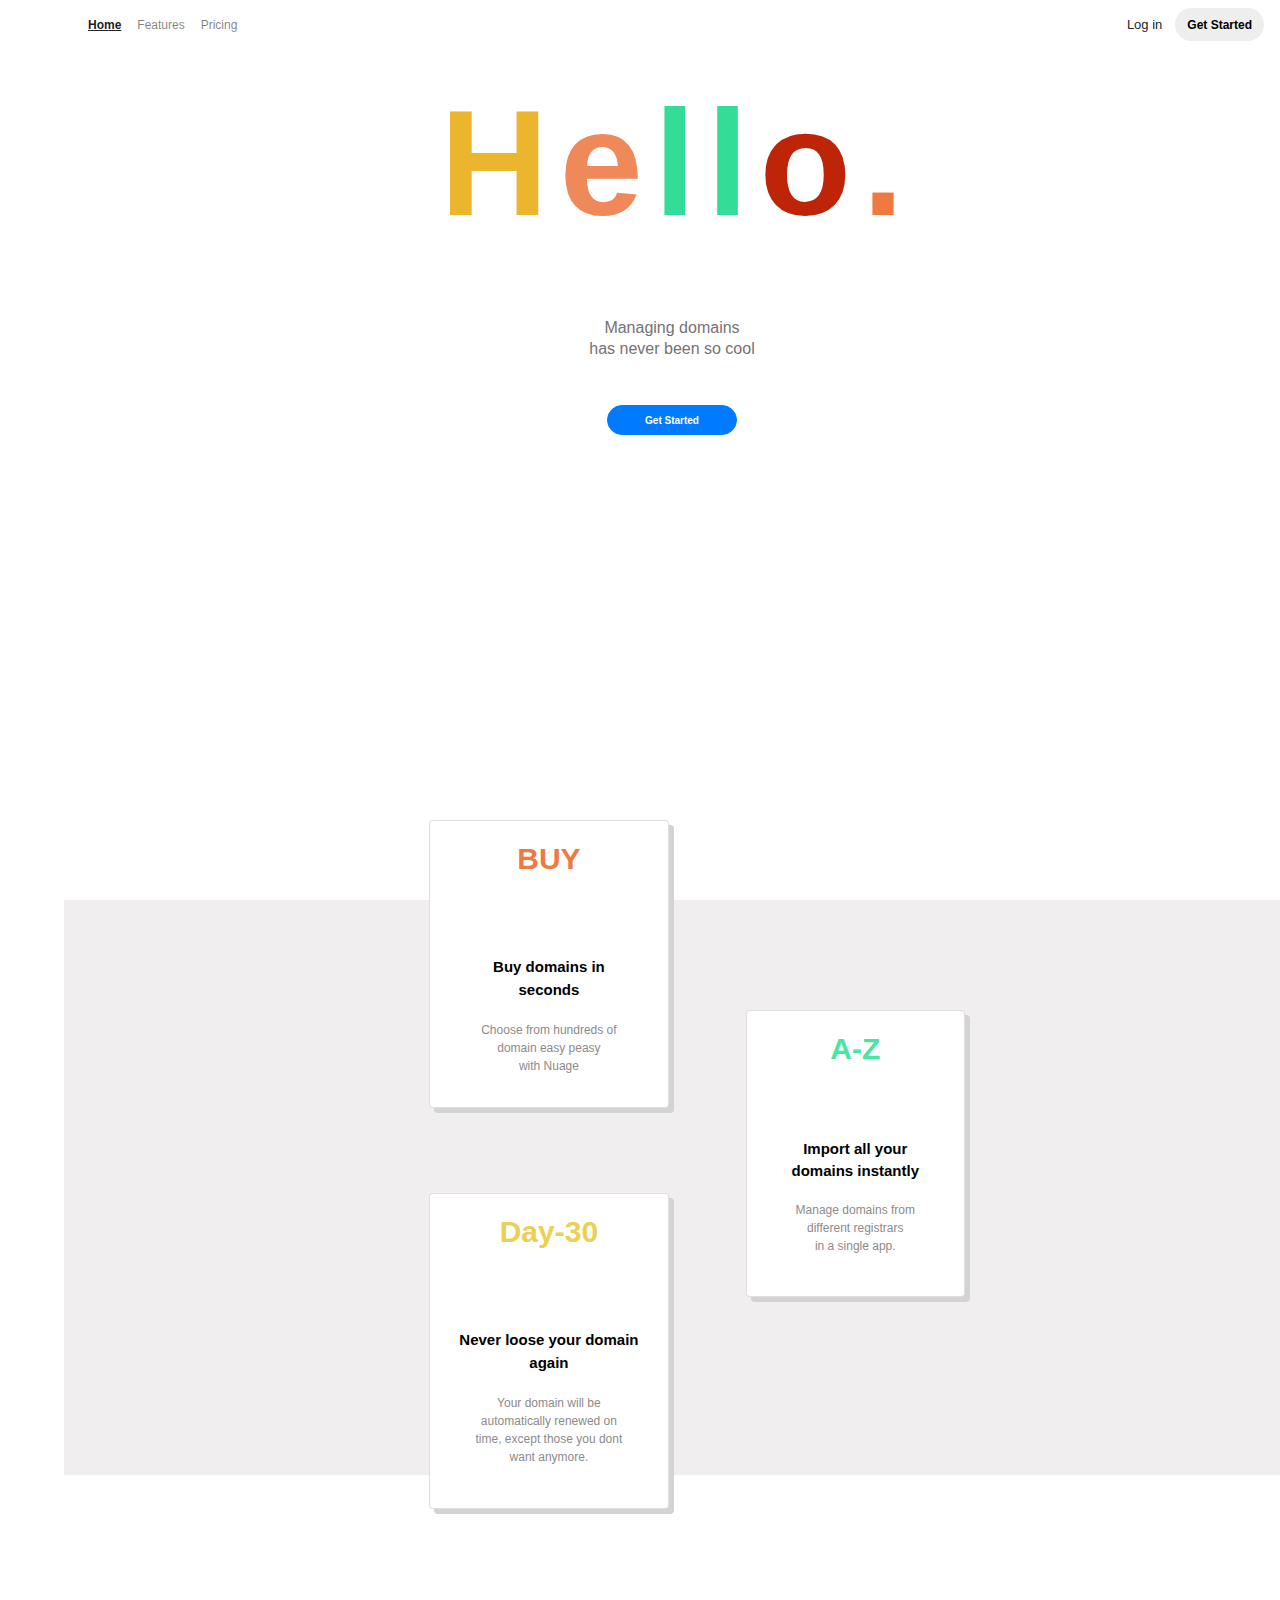
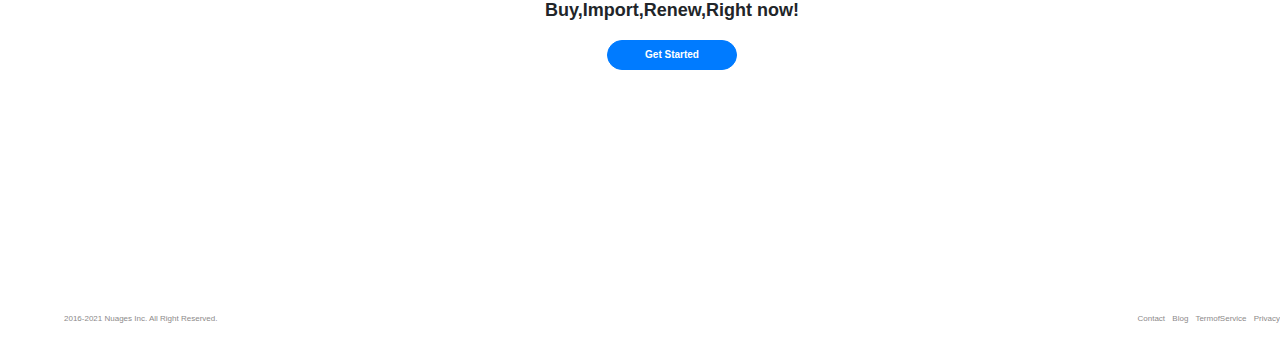
<file: index.html>
<!DOCTYPE html>
  <head>
    <!-- Required meta tags -->
    <meta charset="utf-8">
    <meta name="viewport" content="width=device-width, initial-scale=1, shrink-to-fit=no">
       <!-- Imported font -->
    <link rel="preconnect" href="https://fonts.gstatic.com">
    <link href="https://fonts.googleapis.com/css2?family=Poppins&display=swap" rel="stylesheet">

     <!-- bootstrap local repo -->
     <link rel="stylesheet" href="bootstrap-4.6.0-dist/css/bootstrap.min.css">

  <!-- Bootstrap CSS -->
    <!-- <link rel="stylesheet" href="https://cdn.jsdelivr.net/npm/bootstrap@4.6.0/dist/css/bootstrap.min.css" integrity="sha384-B0vP5xmATw1+K9KRQjQERJvTumQW0nPEzvF6L/Z6nronJ3oUOFUFpCjEUQouq2+l" crossorigin="anonymous"> -->
   <!-- My CSS -->
    <link rel="stylesheet" type="text/css" href="index.css">
    <title>The Hello</title>
     <link rel="shortcut icon" type="image/png" href="favicon.png">
  </head> 
  <body>

    <main class="cointainer-fluid">
        <!-- navbar -->
        <nav class="navbar navbar-expand-lg navbar-light">
          <button class="navbar-toggler" type="button" data-toggle="collapse" data-target="#navbarScroll" aria-controls="navbarScroll" aria-expanded="false" aria-label="Toggle navigation">
            <span class="navbar-toggler-icon"></span>
          </button>
          <div class="collapse navbar-collapse" id="navbarScroll">
            <ul class="navbar-nav mr-auto my-2 my-lg-0 navbar-nav-scroll neck " style="max-height: 100px;">
               <li class="nav-item active hand">
              <a class="nav-link" href="#">Home <span class="sr-only">(current)</span></a>
              </li>
              <li class="nav-item">
                <a class="nav-link" href="#">Features</a>
              </li>
              <li class="nav-item">
                <a class="nav-link" href="#">Pricing</a>
              </li>
            </ul>
            <form class="d-flex" id="soup">
              <button type="button" class="btn btn-transparent eye" id="snail">Log in</button>
              <button class="btn btn-outline-secondary butt"  id="pork" type="submit">Get Started</button>
            </form>
          </div>
        </nav> 
        <!-- navbar ending -->

        <!-- Hero starts-->
        <section class="cointainer-fluid" id="hero">
         <div class="unity" id= "fish"  >
          <h1> 
            <span class="h">H</span>
  
            <span class="e">e</span>

            <span class="l">l</span>
 
            <span class="l">l</span>

            <span class="o">o</span>

            <span class="f">.</span>
          </h1>
        </div>

        <div class="unity" id="domain">
            <p> Managing domains </p>
            <p>has never been so cool</p>
        </div>

        <div class="unity" id="show1" >
          <button type="button" class="btn btn-primary" id="show">Get Started</button>
        </div>

      </section>
        <!-- Hero ends -->
      </main>

      <!-- Heroine starts -->
      <div class="heroine">
        <section class="sec1">
          <div class="card" style="width: 18rem;" id="card1">
            <div class="card-body">
              <h5 class="card-title" id="a1">BUY</h5>
              <p class="card-text" id="b">Buy domains in <br> seconds</p>
              <p class="card-text" id="c">Choose from hundreds of <br> domain easy peasy <br> with Nuage</p>
            </div>
          </div>
          
          <div class="card text-center" style="width: 18rem;" id="card2">
            <div class="card-body">
              <h5 class="card-title" id="a2" >Day-30</h5>
              <p class="card-text" id="b">Never loose your domain again</p>
              <p class="card-text" id="c">Your domain will be <br> automatically renewed on <br>time, except those you dont <br> want anymore.</p>
            </div>
          </div>
        </section>

        <section class="sec2">
          <div class="card" style="width: 18rem;" id="card3">
            <div class="card-body">
              <h5 class="card-title" id="a3">A-Z</h5>
              <p class="card-text" id="b">Import all your <br> domains instantly</p>
              <p class="card-text" id="c">Manage domains from <br> different registrars <br> in a single app.</p>
            </div>
          </div>
        </section>
         
      </div>
      <!-- Heroine ends -->

      <!-- Champion -->
      <div class="champ">
         <p id="inner">Buy,Import,Renew,Right now! </p>
         <button type="button" class="btn btn-primary" id="show">Get Started</button>
      </div>
       <!-- champ ends -->

       <!-- footer -->
      <div class="footer">
         <div class="inc"> 
           <p>2016-2021 Nuages Inc. All Right Reserved.</p>
         </div>
         <div class="finishing">
          <span >Contact</span>
  
          <span >Blog</span>

          <span>TermofService</span>

          <span>Privacy</span>

         </div>

      </div>
       <!-- footer -->
      
    <!-- Optional JavaScript; choose one of the two! -->

    <!-- Option 1: jQuery and Bootstrap Bundle (includes Popper) -->
    <script src="https://code.jquery.com/jquery-3.5.1.slim.min.js" integrity="sha384-DfXdz2htPH0lsSSs5nCTpuj/zy4C+OGpamoFVy38MVBnE+IbbVYUew+OrCXaRkfj" crossorigin="anonymous"></script>
    <script src="https://cdn.jsdelivr.net/npm/bootstrap@4.6.0/dist/js/bootstrap.bundle.min.js" integrity="sha384-Piv4xVNRyMGpqkS2by6br4gNJ7DXjqk09RmUpJ8jgGtD7zP9yug3goQfGII0yAns" crossorigin="anonymous"></script>

    <!-- Option 2: Separate Popper and Bootstrap JS -->
    <!--
    <script src="https://code.jquery.com/jquery-3.5.1.slim.min.js" integrity="sha384-DfXdz2htPH0lsSSs5nCTpuj/zy4C+OGpamoFVy38MVBnE+IbbVYUew+OrCXaRkfj" crossorigin="anonymous"></script>
    <script src="https://cdn.jsdelivr.net/npm/popper.js@1.16.1/dist/umd/popper.min.js" integrity="sha384-9/reFTGAW83EW2RDu2S0VKaIzap3H66lZH81PoYlFhbGU+6BZp6G7niu735Sk7lN" crossorigin="anonymous"></script>
    <script src="https://cdn.jsdelivr.net/npm/bootstrap@4.6.0/dist/js/bootstrap.min.js" integrity="sha384-+YQ4JLhjyBLPDQt//I+STsc9iw4uQqACwlvpslubQzn4u2UU2UFM80nGisd026JF" crossorigin="anonymous"></script>
    -->
  </body>
</html>
</file>
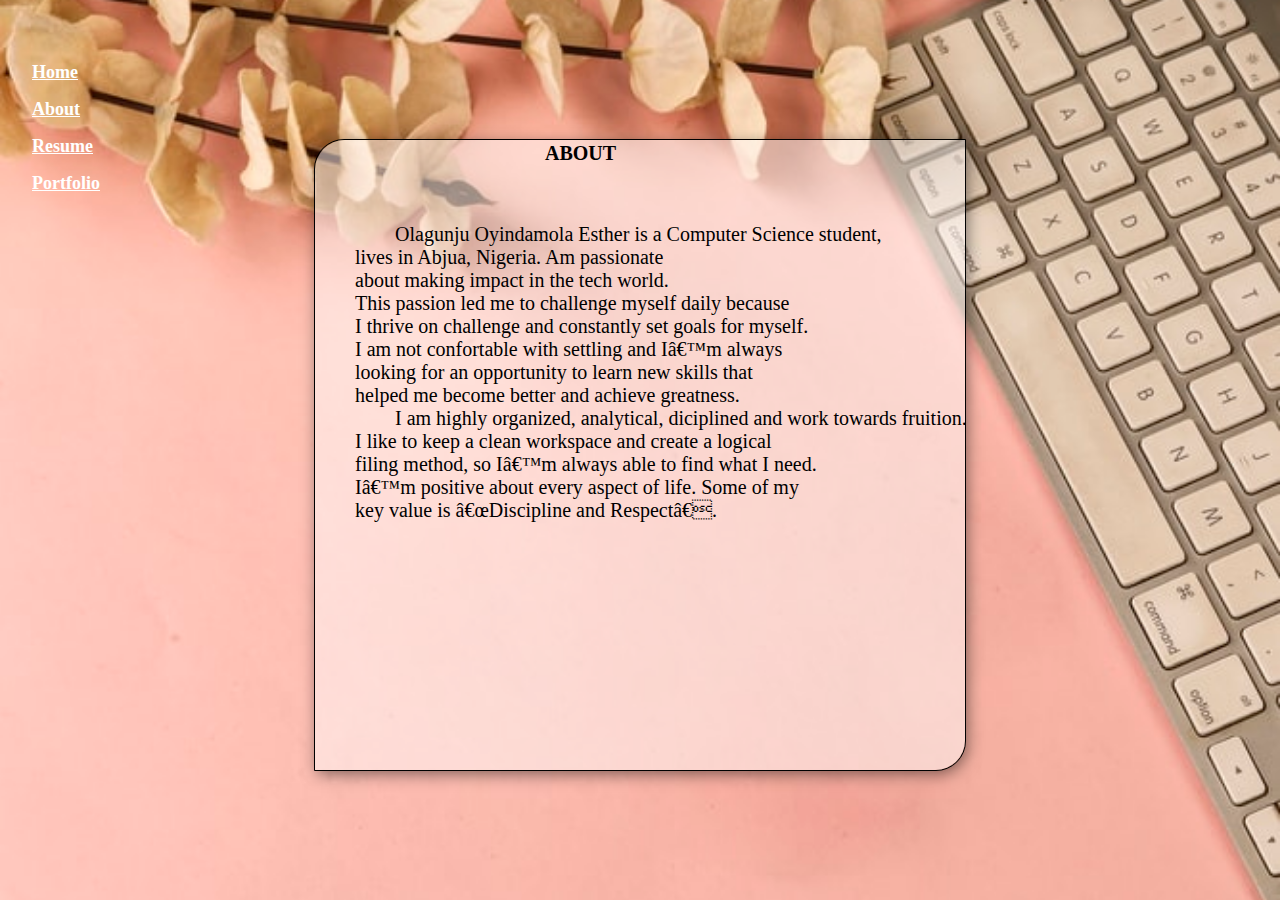
<file: about page.html>
<!DOCTYPE html>
<html>
    <head>
         <meta charset="utf.8"/>
         <title>About page</title>
         <link rel="stylesheet" href="styles.css">
    </head>
    <body class="aboutbackgrnd">
        <navbar class="navbar">
        <ul>
          <li><a href="My website.html">
            <strong> Home</strong> </a></li>
          <li><a href="about page.html">
           <strong>About</strong> </a></li>
          <li><a href="Resume.html">
            <strong>Resume</strong></a></li>
          <li><a href="portfolio.html">
            <strong>Portfolio</strong></a></li>
        </ul>
        </navbar>

          <div class="skewedbox">
              <h1><strong>ABOUT</strong></h1>
              <p>
                Olagunju Oyindamola Esther is a Computer Science student,<br>lives in Abjua, Nigeria. Am passionate<br> about making impact in the tech world.<br> 
                This passion led me to challenge myself daily because<br> 
                I thrive on challenge and constantly set goals for myself.<br>
                I am not confortable with settling and I’m always<br>
                looking for an opportunity to learn new skills that<br>
                helped me become better and achieve greatness.
             </p>


<p>I  am highly organized, analytical, diciplined and work towards fruition.<br>
I like to keep a clean workspace and create a logical<br>
filing method, so I’m always able to find what I need.<br> 
I’m positive about every aspect of life. Some of my<br>
 key value is “Discipline and Respect”.  
</p>
         </div>
        
    </body>
</html>
</file>
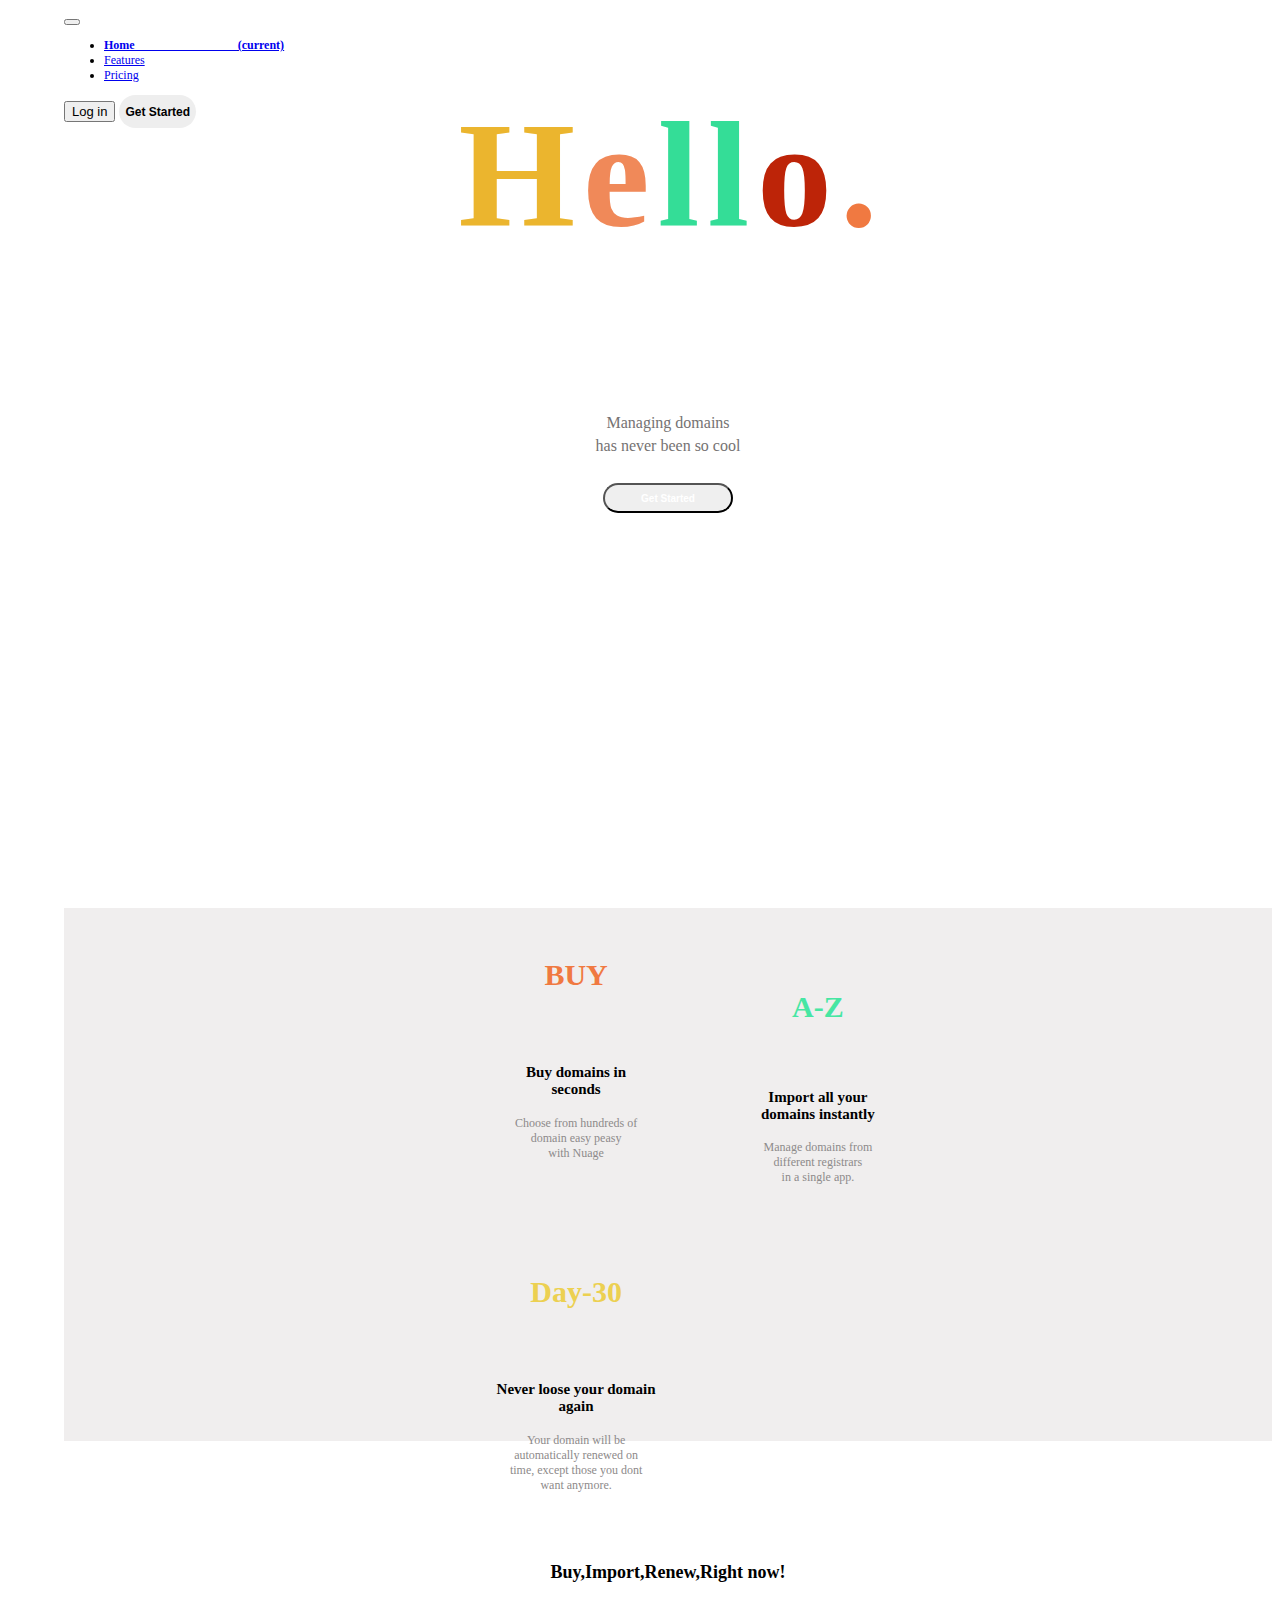
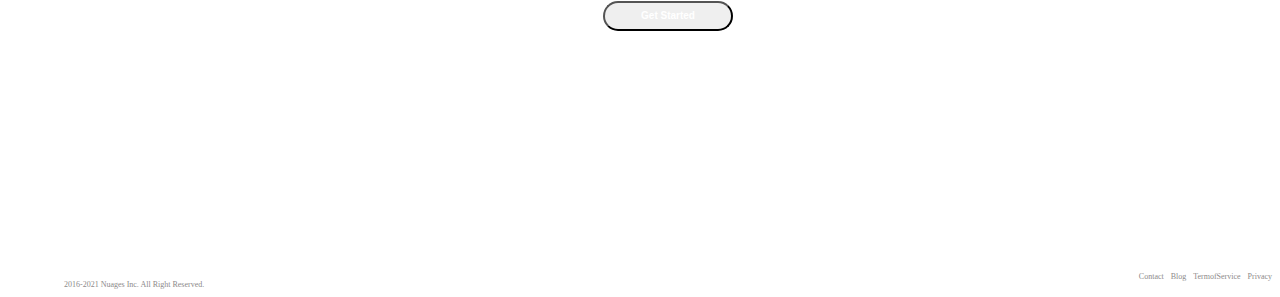
<file: Bootstrap.html>
<!doctype html>
  <head>
    <!-- Required meta tags -->
    <meta charset="utf-8">
    <meta name="viewport" content="width=device-width, initial-scale=1, shrink-to-fit=no">
    <!-- Imported font -->
    <link rel="preconnect" href="https://fonts.gstatic.com">
    <link href="https://fonts.googleapis.com/css2?family=Poppins&display=swap" rel="stylesheet">
    <!-- Bootstrap CSS -->
    <link rel="stylesheet" href="https://cdn.jsdelivr.net/npm/bootstrap@4.6.0/dist/css/bootstrap.min.css" integrity="sha384-B0vP5xmATw1+K9KRQjQERJvTumQW0nPEzvF6L/Z6nronJ3oUOFUFpCjEUQouq2+l" crossorigin="anonymous">
    <!-- My CSS -->
    <link rel="stylesheet" type="text/css" href="bootstrap.css">

    <title>The Hello</title>
  </head>
  <body>

    <main class="cointainer-fluid">
        <!-- navbar -->
        <nav class="navbar navbar-expand-lg navbar-light">
          <button class="navbar-toggler" type="button" data-toggle="collapse" data-target="#navbarScroll" aria-controls="navbarScroll" aria-expanded="false" aria-label="Toggle navigation">
            <span class="navbar-toggler-icon"></span>
          </button>
          <div class="collapse navbar-collapse" id="navbarScroll">
            <ul class="navbar-nav mr-auto my-2 my-lg-0 navbar-nav-scroll neck " style="max-height: 100px;">
               <li class="nav-item active hand">
              <a class="nav-link" href="#">Home <span class="sr-only">(current)</span></a>
              </li>
              <li class="nav-item">
                <a class="nav-link" href="#">Features</a>
              </li>
              <li class="nav-item">
                <a class="nav-link" href="#">Pricing</a>
              </li>
            </ul>
            <form class="d-flex">
              <button type="button" class="btn btn-transparent eye">Log in</button>
              <button class="btn btn-outline-secondary butt" type="submit">Get Started</button>
            </form>
          </div>
        </nav> 
        <!-- navbar ending -->

        <!-- Hero starts-->
        <section class="cointainer-fluid" id="hero">
         <div class="unity">
          <h1> 
            <span class="h">H</span>
  
            <span class="e">e</span>

            <span class="l">l</span>
 
            <span class="l">l</span>

            <span class="o">o</span>

            <span class="f">.</span>
          </h1>
        </div>

        <div class="unity" id="domain">
            <p> Managing domains </p>
            <p>has never been so cool</p>
        </div>

        <div class="unity" >
          <button type="button" class="btn btn-primary" id="show">Get Started</button>
        </div>

      </section>
        <!-- Hero ends -->
      </main>

      <!-- Heroine starts -->
      <div class="heroine">
        <section class="sec1">
          <div class="card" style="width: 18rem;" id="card1">
            <div class="card-body">
              <h5 class="card-title" id="a1">BUY</h5>
              <p class="card-text" id="b">Buy domains in <br> seconds</p>
              <p class="card-text" id="c">Choose from hundreds of <br> domain easy peasy <br> with Nuage</p>
            </div>
          </div>
          
          <div class="card text-center" style="width: 18rem;" id="card2">
            <div class="card-body">
              <h5 class="card-title" id="a2" >Day-30</h5>
              <p class="card-text" id="b">Never loose your domain again</p>
              <p class="card-text" id="c">Your domain will be <br> automatically renewed on <br>time, except those you dont <br> want anymore.</p>
            </div>
          </div>
        </section>

        <section class="sec2">
          <div class="card" style="width: 18rem;" id="card3">
            <div class="card-body">
              <h5 class="card-title" id="a3">A-Z</h5>
              <p class="card-text" id="b">Import all your <br> domains instantly</p>
              <p class="card-text" id="c">Manage domains from <br> different registrars <br> in a single app.</p>
            </div>
          </div>
        </section>
         
      </div>
      <!-- Heroine ends -->

      <!-- Champion -->
      <div class="champ">
         <p id="inner">Buy,Import,Renew,Right now! </p>
         <button type="button" class="btn btn-primary" id="show">Get Started</button>
      </div>
       <!-- champ ends -->

       <!-- footer -->
      <div class="footer">
         <div class="inc"> 
           <p>2016-2021 Nuages Inc. All Right Reserved.</p>
         </div>
         <div class="finishing">
          <span >Contact</span>
  
          <span >Blog</span>

          <span>TermofService</span>

          <span>Privacy</span>

         </div>

      </div>
       <!-- footer -->
      
    <!-- Optional JavaScript; choose one of the two! -->

    <!-- Option 1: jQuery and Bootstrap Bundle (includes Popper) -->
    <script src="https://code.jquery.com/jquery-3.5.1.slim.min.js" integrity="sha384-DfXdz2htPH0lsSSs5nCTpuj/zy4C+OGpamoFVy38MVBnE+IbbVYUew+OrCXaRkfj" crossorigin="anonymous"></script>
    <script src="https://cdn.jsdelivr.net/npm/bootstrap@4.6.0/dist/js/bootstrap.bundle.min.js" integrity="sha384-Piv4xVNRyMGpqkS2by6br4gNJ7DXjqk09RmUpJ8jgGtD7zP9yug3goQfGII0yAns" crossorigin="anonymous"></script>

    <!-- Option 2: Separate Popper and Bootstrap JS -->
    <!--
    <script src="https://code.jquery.com/jquery-3.5.1.slim.min.js" integrity="sha384-DfXdz2htPH0lsSSs5nCTpuj/zy4C+OGpamoFVy38MVBnE+IbbVYUew+OrCXaRkfj" crossorigin="anonymous"></script>
    <script src="https://cdn.jsdelivr.net/npm/popper.js@1.16.1/dist/umd/popper.min.js" integrity="sha384-9/reFTGAW83EW2RDu2S0VKaIzap3H66lZH81PoYlFhbGU+6BZp6G7niu735Sk7lN" crossorigin="anonymous"></script>
    <script src="https://cdn.jsdelivr.net/npm/bootstrap@4.6.0/dist/js/bootstrap.min.js" integrity="sha384-+YQ4JLhjyBLPDQt//I+STsc9iw4uQqACwlvpslubQzn4u2UU2UFM80nGisd026JF" crossorigin="anonymous"></script>
    -->
  </body>
</html>
</file>
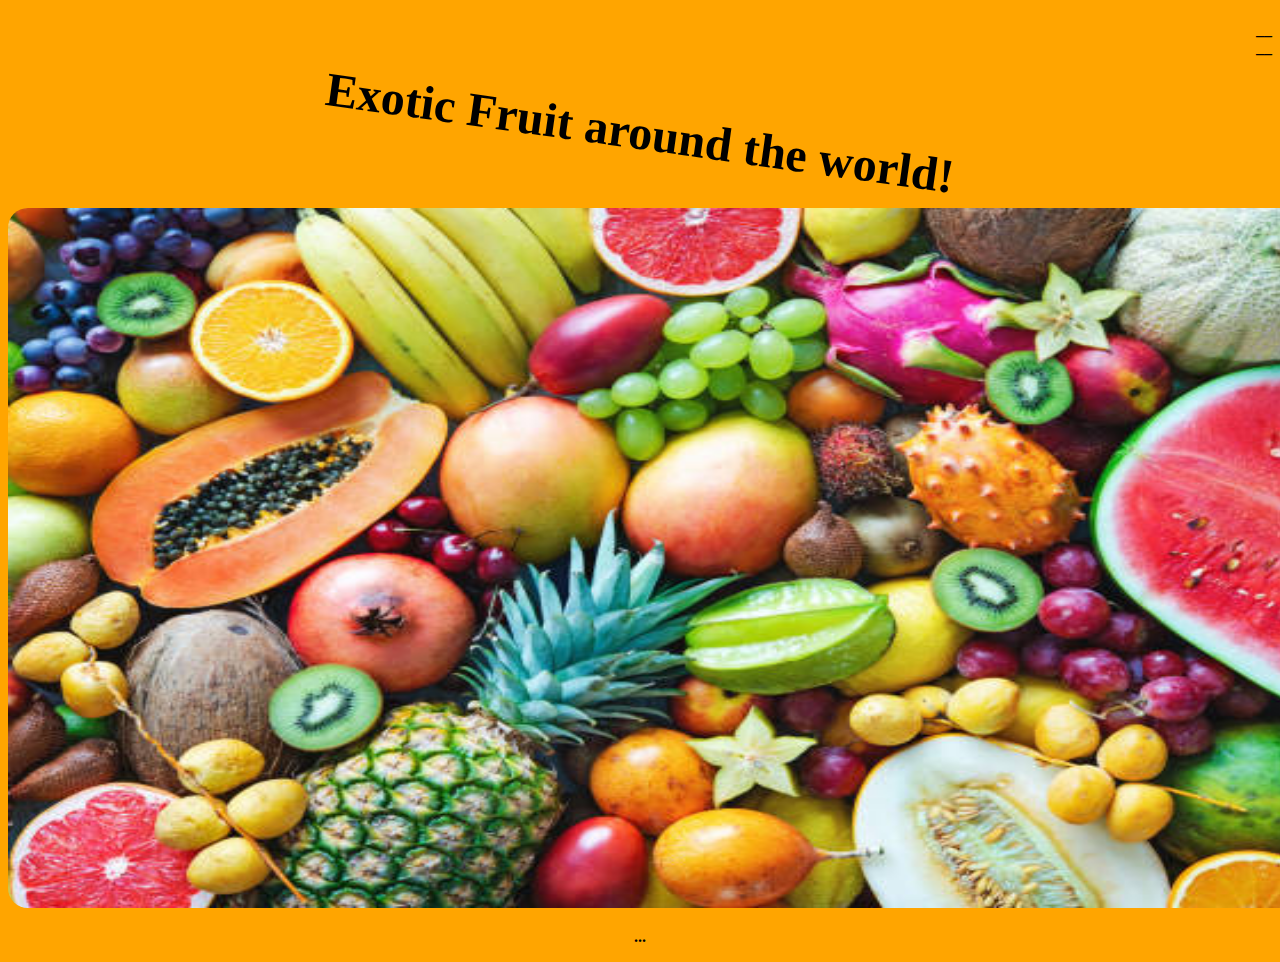
<file: exotic.html>
<!DOCTYPE html>
<html>
    <head>
        <title> front page</title>
        <style>
            body { background-color: orange;}
            h3 {color: black; font-family: fantasy; font-size: 300%; text-align: center;transform:rotate(8deg);}
            img {width: 1400px; height: 700px; border-radius: 20px;}
            p { text-align: center; size: 30px}
            h4 { text-align: right;}    
        </style>
    </head>
    <body >
        <h4><strong>__<br>
            __ <br></strong>
        </h4>
        
        <h3>Exotic Fruit around the world!</h3>
     <img src= "fruits1.jpg"/>
     <p> <strong>...</strong></p>
    </body>
</html>
</file>
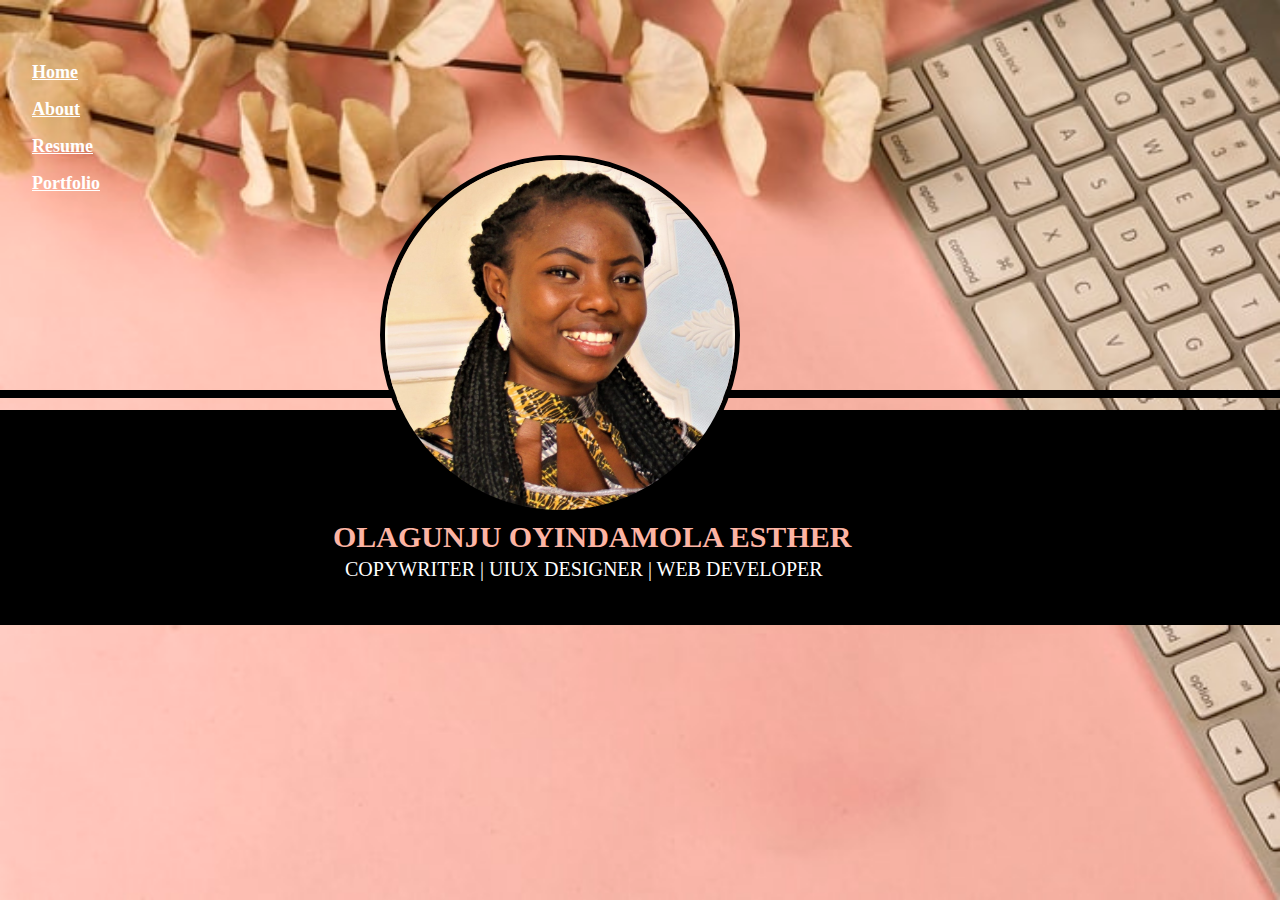
<file: My website.html>
<!DOCTYPE html>
<html>
    <head>
         <meta charset="utf.8"/>
         <title>Home page</title>
         <link rel="stylesheet" href="styles.css">
    </head>
    <body>
      <img class="background" src="ilovethis.jpg">
         <navbar class="navbar">
           <ul>
             <li><a href="My website.html">
               <strong> Home</strong> </a></li>
             <li><a href="about page.html">
              <strong>About</strong> </a></li>
             <li><a href="Resume.html">
               <strong>Resume</strong></a></li>
             <li><a href="portfolio.html">
               <strong>Portfolio</strong></a></li>
           </ul>
         </navbar>

           <img class="user" src="user.jpg"/>
           <div class="empty"></div> 
           <div class="profile">
           <h2 class="name">OLAGUNJU OYINDAMOLA ESTHER</h2>
           <h4 class="whatido"> COPYWRITER | UIUX DESIGNER | WEB DEVELOPER</h4> 
           </div>
         
    </body>

</html>
</file>
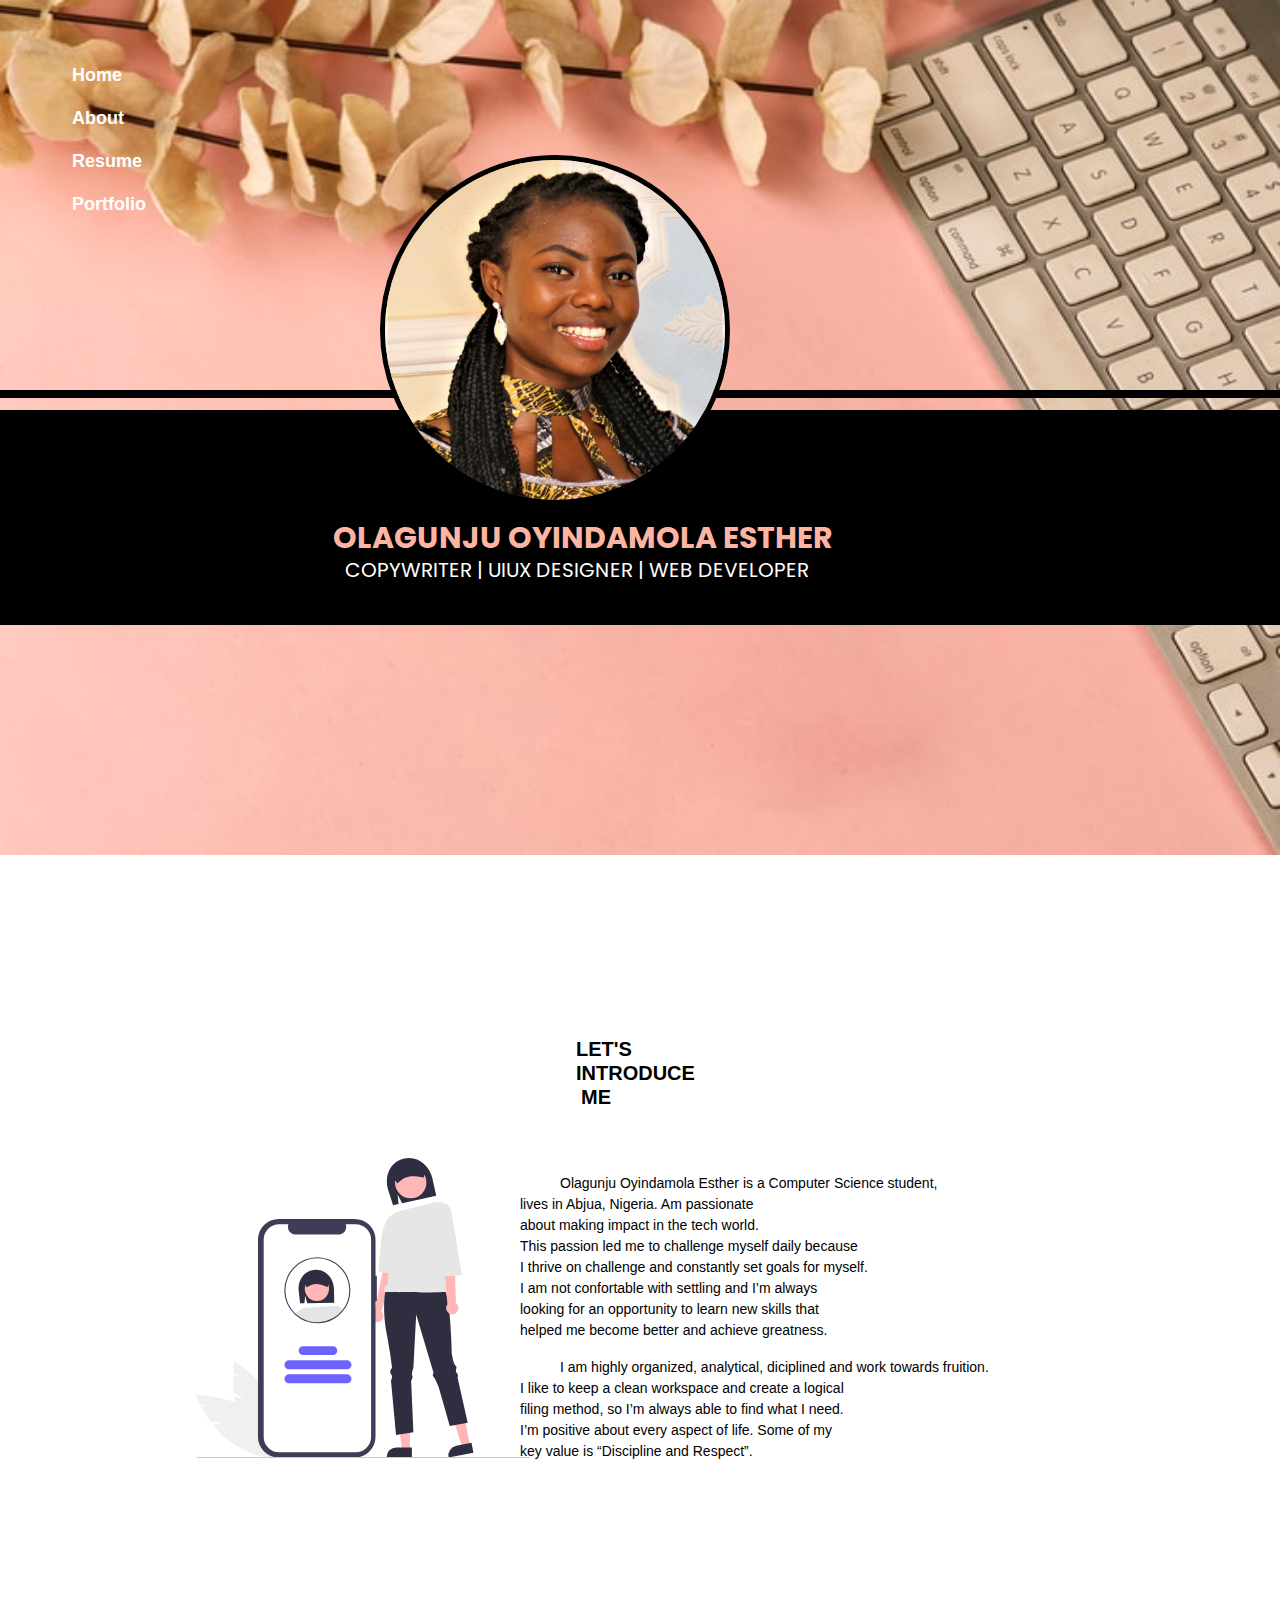
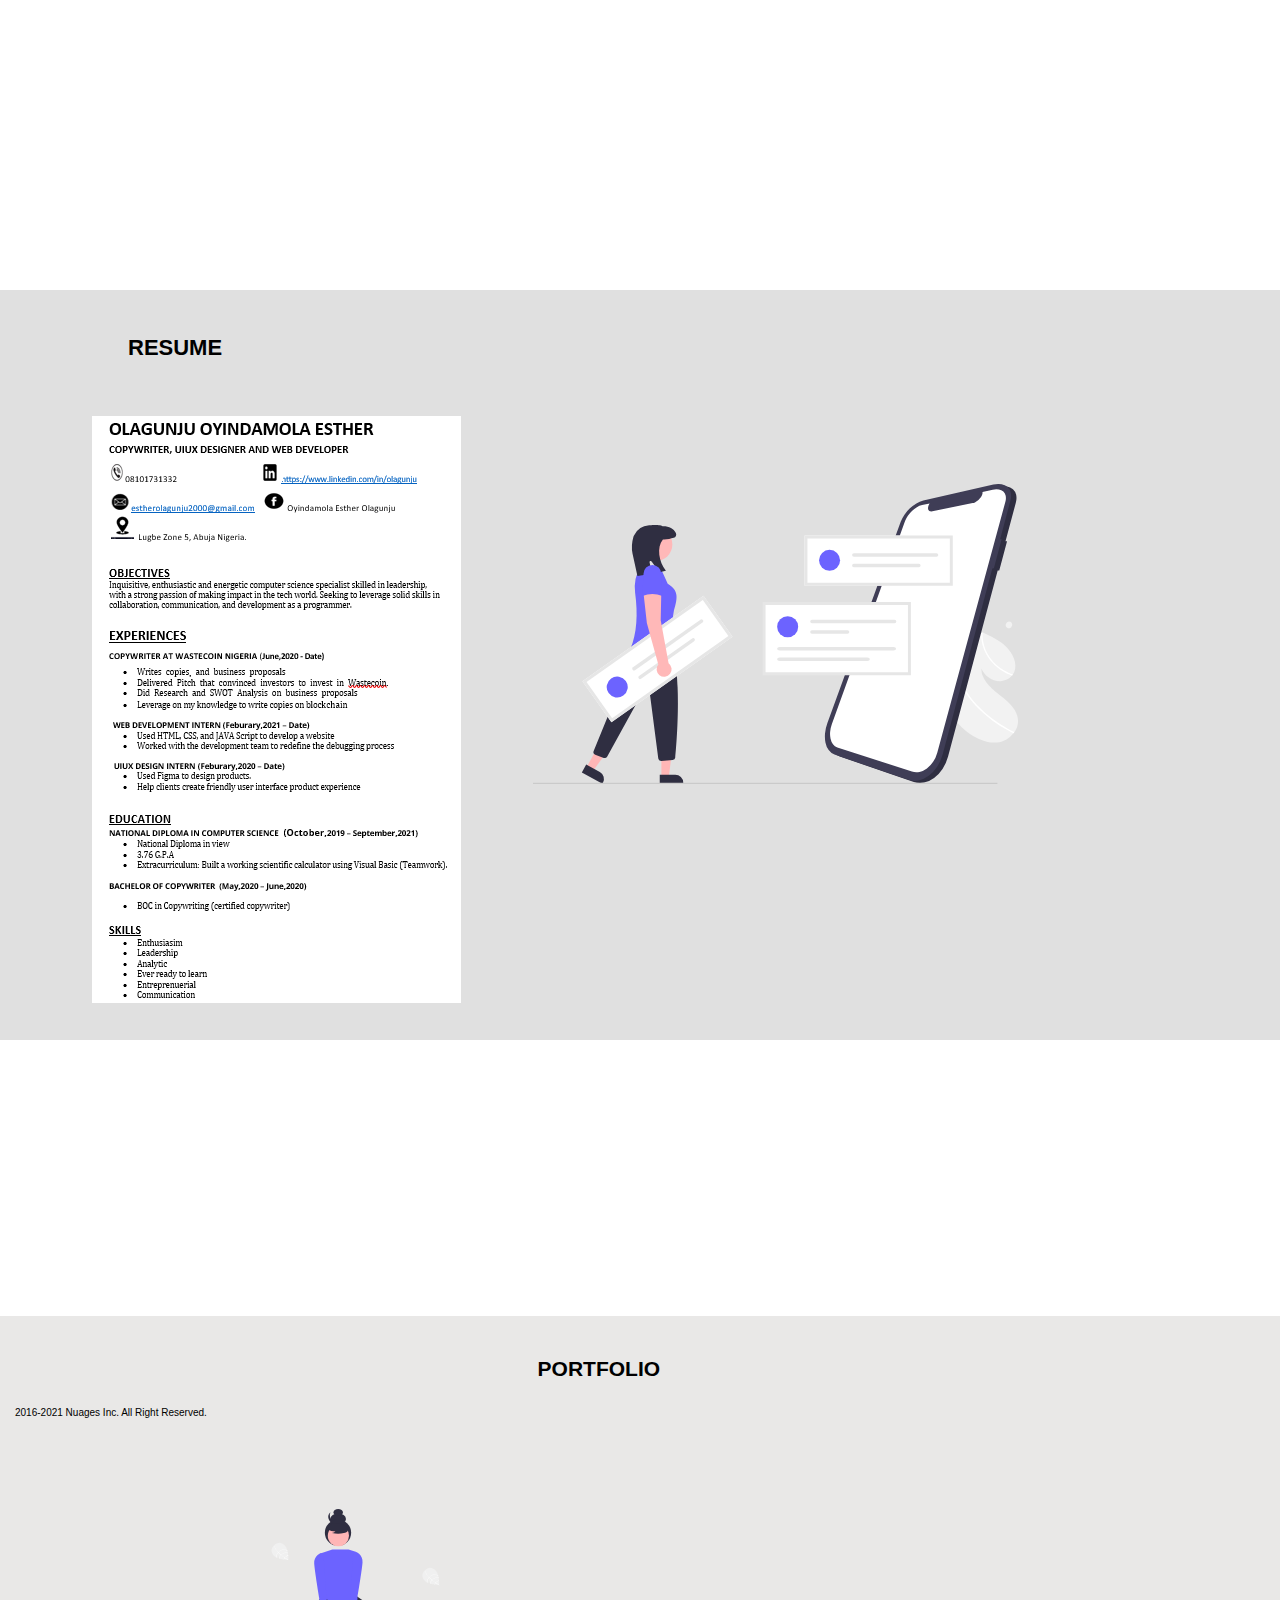
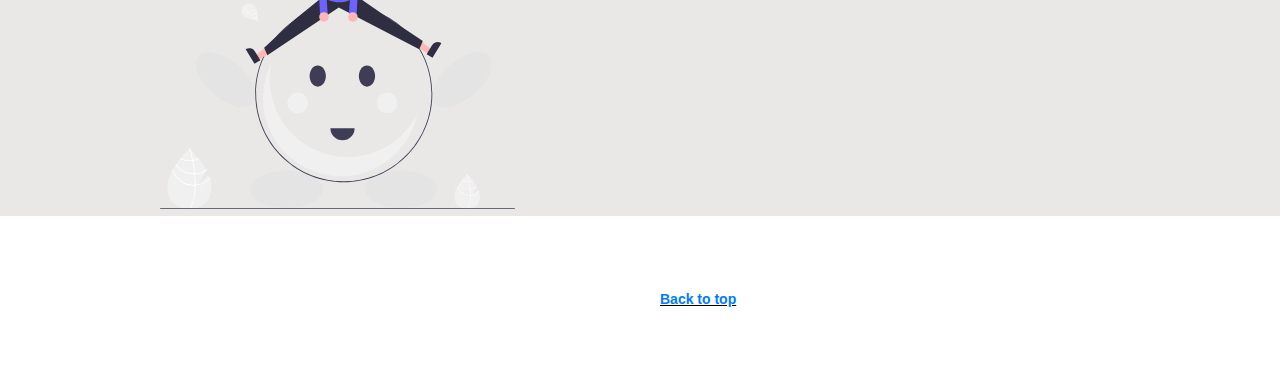
<file: mywebredefined.html>
<!doctype html>
<html lang="en">
  <head>
    <!-- Required meta tags -->
    <meta charset="utf-8">
    <meta name="viewport" content="width=device-width, initial-scale=1">

<!-- Imported font -->
<link rel="preconnect" href="https://fonts.gstatic.com">
<link href="https://fonts.googleapis.com/css2?family=Poppins&display=swap" rel="stylesheet">


    <!-- bootstrap local repo -->
    <link rel="stylesheet" href="/bootstrap-4.6.0-dist/css/bootstrap.css">

    <!-- Bootstrap CSS -->
    <link href="https://cdn.jsdelivr.net/npm/bootstrap@5.0.2/dist/css/bootstrap.min.css" rel="stylesheet" integrity="sha384-EVSTQN3/azprG1Anm3QDgpJLIm9Nao0Yz1ztcQTwFspd3yD65VohhpuuCOmLASjC" crossorigin="anonymous">
     <!-- My CSS -->
    <link rel="stylesheet" type="text/css" href="styleredefined.css">
    <title>Web redefined</title>
  </head>
  <body>
  <container-fluid>
    <img class="background" src="ilovethis.jpg">

      <navbar class="navbar">
      <ul>
        <li><a href="mywebredefined.html">
          <strong> Home</strong> </a></li>
        <li><a href="#about">
         <strong>About</strong> </a></li>
        <li><a href="#resume">
          <strong>Resume</strong></a></li>
        <li><a href="#portfolio">
          <strong>Portfolio</strong></a></li>
      </ul>
    </navbar>

    <img class="user" src="user.jpg"/>

    <div class="empty"></div> 
    <div class="profile">
    <h2 class="name">OLAGUNJU OYINDAMOLA ESTHER</h2>
    <h4 class="whatido"> COPYWRITER | UIUX DESIGNER | WEB DEVELOPER</h4> 
    </div>
    </container-fluid>

    <section class="sec1">
      <img src="undraw_Social_bio_re_0t9u.svg" class="rounded float-start" alt="..." id="me">
      
      <h1 id="about"><strong>LET'S INTRODUCE ME</strong></h1>
      <p>
                Olagunju Oyindamola Esther is a Computer Science student,<br>lives in Abjua, Nigeria. Am passionate<br> about making impact in the tech world.<br> 
                This passion led me to challenge myself daily because<br> 
                I thrive on challenge and constantly set goals for myself.<br>
                I am not confortable with settling and I’m always<br>
                looking for an opportunity to learn new skills that<br>
                helped me become better and achieve greatness.
      </p>


<p>I  am highly organized, analytical, diciplined and work towards fruition.<br>
I like to keep a clean workspace and create a logical<br>
filing method, so I’m always able to find what I need.<br> 
I’m positive about every aspect of life. Some of my<br>
 key value is “Discipline and Respect”.  
</p>
    </section>

    <div class="skewedbox">
              <h1 id="resume"><strong>RESUME</strong></h1>
              <img class="doc" src="croppedresume.png">
              <img src="undraw_Push_notifications_re_t84m.svg" class="press" alt="..." >
      
          </div>

          <div class="port">
            <h1 id="portfolio"><strong>PORTFOLIO</strong></h1>
            
            <img src="undraw_Joyride_re_968t.svg" class="press" alt="..." >

            <p class="hand"><a href="mywebredefined.html"> Back to top</a></p>
            </div>

        <div class="footer">
         <div class="inc"> 
            <p class="lastly">2016-2021 Nuages Inc. All Right Reserved.</p>
          </div>
          <div class="finishing">
           <span >Home</span>
   
           <span >About</span>
 
           <span>Resume</span>
 
           <span>Privacy</span>
 
          </div>
 
       </div>
    <!-- Optional JavaScript; choose one of the two! -->

    <!-- Option 1: Bootstrap Bundle with Popper -->
    <script src="https://cdn.jsdelivr.net/npm/bootstrap@5.0.2/dist/js/bootstrap.bundle.min.js" integrity="sha384-MrcW6ZMFYlzcLA8Nl+NtUVF0sA7MsXsP1UyJoMp4YLEuNSfAP+JcXn/tWtIaxVXM" crossorigin="anonymous"></script>

    <!-- Option 2: Separate Popper and Bootstrap JS -->
    <!--
    <script src="https://cdn.jsdelivr.net/npm/@popperjs/core@2.9.2/dist/umd/popper.min.js" integrity="sha384-IQsoLXl5PILFhosVNubq5LC7Qb9DXgDA9i+tQ8Zj3iwWAwPtgFTxbJ8NT4GN1R8p" crossorigin="anonymous"></script>
    <script src="https://cdn.jsdelivr.net/npm/bootstrap@5.0.2/dist/js/bootstrap.min.js" integrity="sha384-cVKIPhGWiC2Al4u+LWgxfKTRIcfu0JTxR+EQDz/bgldoEyl4H0zUF0QKbrJ0EcQF" crossorigin="anonymous"></script>
    -->
  </body>
</html>
</file>
<file: index.css>
body{
    margin-left:5%;
    padding-right: 5%
    font-family:poppins;
} 

main{
    width: 100%;
    height: 100vh;
    background-color: F5F5F5;
}


#pork {
    border-radius: 30px ;
    height: 33px;
    width: 92Spx;
    font-size: 12px;
    border:0;
    background-color: rgb(238, 238, 238);
    font-weight: bolder !important;
    color: black;
}
.neck {
    word-spacing: 100px !important;
    font-size: 12px;
        
}
    #snail {
        font-size: small;
    }
    .hand{
        font-weight: bolder ;
        text-decoration-line: underline;
    }

    #hero{
        background-color:  F5F5F5;
        display: flex;
        justify-content: center;
        text-align: center;
        height: 70%;
        width: 100%;
        flex-direction: column;
    }
    .unity{
        background-color:   F5F5F5;
        width: 100%;
        height:40%;
        line-height: 7px !important;
    }
    .h{
        font-size: 150px;
        font-weight: bolder;
        color: rgb(235, 181, 46);
    }
    .e{
        font-size: 150px;
        font-weight: bolder;
        color: rgb(240, 137, 89);
    }
    .l{
        font-size: 150px;
        font-weight: bolder;
        color: rgb(52, 221, 151);
    }
    .o{
        font-size: 150px;
        font-weight: bolder;
        color: rgb(189, 36, 8);
    }
.f{
    font-size: 150px;
        font-weight: bolder;
        color: rgb(240, 121, 65);
}

#domain{
    line-height: 5px!important;
    color: rgb(117, 114, 114) ;
    height: 80px;
}

 @media only screen and (max-width: 750px){
     #snail{
           padding-left:0 ;
           width: fit-content;
       }
    #pork{
           display: contents !important;
       }
       #soup{
           flex-direction:column;}

      #fish h1 span{
        font-size: 70px;
        }
    #fish{
        justify-content: center;
        text-align: center;
        }

    #domain{
        justify-content: center;
        text-align: center;
        margin-top:-45px
        }
    }
 

#show {
    height: 30px;
    width: 130px;
    font-size: 10px;
    font-weight: bolder !important;
    color: white;
    margin-top: 0%;
    border-radius: 50px!important;
}

.heroine{
    background-color: rgb(240, 238, 238); 
    display: flex;
    justify-content: center;
    text-align: center;
    height: 100%;
    width: 100%;
    flex-direction: row;
    box-shadow: rgb(53, 52, 52);


}
#card1{
    height: 50%;
    width:90% !important ;
    top:-80px;
    margin-right: 2px;
}
#a1{
    font-weight: bolder;
    font-size: 30px;
    color: rgb(240, 121, 65);
}
#b{
    font-weight: bolder;
    font-size: 15px;
    color: black;
    margin-top: 40%;
}
#c{
    font-size: 12px;
    color: rgb(141, 138, 138);
    margin-top: 10%;
}
.card{
    box-shadow:5px 5px rgba(211, 211, 211, 1);
}

#card2{
    height: 55%;
    width:90% !important ;
    margin-right: 2px;
    margin-top: 2%;
}
#a2{
    font-weight: bolder;
    font-size: 30px;
    color: rgb(236, 208, 81);
}

#card3{
    height: 50%;
    width:100% !important ;
    margin-left: 50px;
    margin-top: 50%;
}
#a3{
    font-weight: bolder;
    font-size: 30px;
    color: rgb(71, 230, 163); 
}

.champ{
    justify-content: center;
    text-align: center;
    margin-top: 10%;
    background-color:  F5F5F5;
    height: 100%;
    width: 100%;
}
#inner{
    font-size: 18px;
    font-weight: bolder;
}
.footer{
    background-color:  F5F5F5;
        height: 70%;
        width: 100%;
        flex-direction: column;
}
.inc{
    float: left !important;
    color:rgb(141, 138, 138); 
    font-size: 8px;
    margin-top: 20%;
}
.finishing{
    float: right !important;
    color:rgb(141, 138, 138);
    font-size: 8px;
    word-spacing: 5px;
    margin-top: 20%;
}

@media only screen and (max-width: 750px){
#show {
        border-radius: 50px !important;
        width:135px;
        height:40px;
        font-size:14px; 
        }
        body{ 
            margin-left: 2%;
            margin-right: 2%
            }
            .heroine{
              justify-content: center;
              text-align: center;
              flex-direction: column;
              margin-top:-65px;
              width: 100%;
              height: 120vh;
              }

          #card1{
            height:50%;
            width: 65%!important;
            top:25px;
            left:55px;
        } 
         #card2{
            height:52%;
            width: 65%!important;
            top:50px;
            left:55px;
        }
    #card3{
        height:62%;
        width: 65%!important;
        top:-55px;
        left:8px; 
        }
    .champ{
    display: flex;
    flex-direction: column;
    flex-wrap: wrap;
    align-content: stretch;
    justify-content: center;
    align-items: center;
    height:40vh;
    }
    #inner{
        font-size:16px;
    }
}
</file>
<file: styles.css>
*{
    padding: 0;
    margin: 0;
}

.body{
    width:900px;
    height: 700px;
      margin-left: auto;
      margin-right: auto;
}

/*  ----------- Non-Retina Screens ----------- 
@media screen
  and (min-device-width: 1200px) 
  and (max-device-width: 1600px) 
and (-webkit-min-device-pixel-ratio: 1) {} */


/* ----------- Retina Screens ----------- */
@media screen 
  and (min-device-width: 1200px) 
  and (max-device-width: 1600px) 
  and (-webkit-min-device-pixel-ratio: 2)
  and (min-resolution: 192dpi) { 
}
.background{
      /* position: relative;
      width:900px;
      height:900px ;
      margin-left: auto;
      margin-right: auto;
     background-size: cover;
     background-attachment: fixed; */

     background:url(ilovethis.jpg);
     width:100%;
     height:100vh;
     background-position: center;
     background-size:cover;
     background-repeat: no-repeat;
     display: flex;
     justify-content: center;
     align-items: center;
}

.navbar{
  width: 22px;
  padding: 14px;
  position: absolute;
  top: 40px;
  left: 10px;

}

.navbar ul li{
    list-style-type: none;
    display: inline-block;
    padding:8px;
    font-size: 18px;
    cursor: pointer;
    border-radius:15px;
    color: white;
    background-color:transparent ; 
    left: 374px;
}

.navbar ul li:hover{
    background: rgb(5, 5, 5);
}
.navbar ul li a {
    color: white;
    padding: 0px;
}

.user{
position: absolute;
width: 350px;
height: 350px;
left:380px;
top: 155px;
background: url(/user.jpg);
border: 5px solid #000000;
border-radius: 50%;
z-index: 2;
text-align: center;
margin: 0;
}

.name{
position: absolute;
left: 333px;
top: 110px;
font-family: Poppins;
font-style: normal;
font-weight: bold;
font-size: 30px;
color: #FDB4A3;
text-align: center;
}

.empty{
    position: absolute;
    width: 100%;
    height: 0px;
    left: 0px;
    top: 390px;
    border: 4px solid #000000;
}

.whatido{
position: absolute;
left: 345px;
top: 148px;
font-family: Poppins;
font-style: normal;
font-weight: normal;
font-size: 20px;
color: #FFFFFF;
text-align: center;
}

.profile{
position: absolute;
width: 100%;
height: 215px;
left: 0px;
top: 410px;
background: #000000;
}


.aboutbackgrnd{
    background:url(ilovethis.jpg);
    width:100%;
    height:100vh;
    background-position: center;
    background-size:cover;
    background-repeat: no-repeat;
    display: flex;
    justify-content: center;
    align-items: center;

}

.skewedbox{
    width: 650px;
    height:630px;
    position: relative;
    background: transparent;
    border: 1px solid black;
    border-top-left-radius: 30px;
    border-bottom-right-radius: 30px;
    top: 5px;
}

.skewedbox:before{
    content: '';
    width: 650px;
    height: 630px;
    position: absolute;
    background: rgba(255, 252, 252, 0.5);
    border-top-left-radius: 30px;
    border-bottom-right-radius: 30px;
    z-index: index -1;
    box-shadow: 2px 4px 16px rgba(0,0,0,0.5);
}

h1{
    inline-size: 40px;
    font-size: 20px;
    color: black;
    position: relative;
    z-index: 2;
    left: 230px;
    top: 2px;
    
}
p{
    font-size: 20px;
    color: black;
    position: relative;
    z-index: 2;
    text-align: left;
    top: 60px;
    text-indent: 40px;
    left: 40px;
}
.resume{
    position:relative;
    z-index: 2;
    left: 125px;
    top: 10px;
    
}
</file>
<file: styleredefined.css>
body{
  width:100%;
  height: 100vh;
    margin: 0;
    background-color:white;
    padding: 0;
}

container-fluid{
    width:100%;
    height: 100vh;
      margin:0;
    }

    .background{
     background:url(ilovethis.jpg);
     width:100%;
     height:95vh;
     background-position: center;
     background-size:cover;
     background-repeat: no-repeat;
     display: flex;
     justify-content: center;
     align-items: center;
}
.navbar{
  width: 22px;
  padding: 14px;
  position: absolute;
  top: 40px;
  left: 10px;

}

.navbar ul li{
    list-style-type: none;
    display: inline-block;
    padding:8px;
    font-size: 18px;
    cursor: pointer;
    border-radius:15px;
    color: white;
    background-color:transparent ; 
    left: 374px;
}

.navbar ul li:hover{
    background: rgb(5, 5, 5);
}
.navbar ul li a {
    color: white;
      padding: 0px;
    }

      .user{
        position: absolute;
        width: 350px;
        height: 350px;
        left:380px;
        top: 155px;
        background: url(/user.jpg);
        border: 5px solid #000000;
        border-radius: 50%;
        z-index: 2;
        text-align: center;
        margin: 0;
        }
        
        .name{
        position: absolute;
        left: 333px;
        top: 110px;
        font-family: Poppins;
        font-style: normal;
        font-weight: bold;
        font-size: 30px;
        color: #FDB4A3;
        text-align: center;
        }
        
        .empty{
            position: absolute;
            width: 100%;
            height: 0px;
            left: 0px;
            top: 390px;
            border: 4px solid #000000;
        }
        
        .whatido{
        position: absolute;
        left: 345px;
        top: 148px;
        font-family: Poppins;
        font-style: normal;
        font-weight: normal;
        font-size: 20px;
        color: #FFFFFF;
        text-align: center;
        }
        
        .profile{
        position: absolute;
        width: 100%;
        height: 215px;
        left: 0px;
        top: 410px;
        background: #000000;
        }

        .sec1{
          position: absolute;
          width: 100%;
          height: 800px;
          left: 0px;
          top: 107%;
          z-index: 1;
        }

        #me{
         margin: 195px;
         height: 300px;
        }
        .press{
          margin: 160px;
         height: 300px;
        }

        #about{
          inline-size: 40px;
          font-size: 20px;
          color: black;
          position: relative;
          z-index: 2;
          left: 45%;
          top: -77%;
          justify-content: center;
          text-align: center;
          
      } 
      p{
          font-size: 14px;
          color: black;
          position: relative;
          z-index: 2;
          top:-70%;
          text-indent: 40px;
          margin-left: 520px;
          justify-content: center;
          
      }

       .skewedbox{
        position: absolute;
        width: 100%;
        height: 750px;
        left: 0px;
        top: 210%;
        background: #e0e0e0;
        z-index: 1;
      }

      #resume{
        inline-size: 40px;
        font-size: 22px;
        color: black;
        position: relative;
        z-index: 2;
        left: 10%;
        top: 45px;
        }

        .doc{
            position:relative;
            z-index: 2;
            left: 92px;
            top: 75px;
        }
        #portfolio {
          inline-size: 40px;
          font-size: 21px;
          color: black;
          position: relative;
          z-index: 2;
          left: 42%;
          top: 8%;
          justify-content: center;
          text-align: center;
        }

        .port {
        position: absolute;
        width: 100%;
        height: 500px;
        left: 0px;
        top: 324%;
        background: #e9e8e7;
        z-index: 1;
        }

       .footer{
              background-color:  white;
              height: 150px;
              width: 100%;
              flex-direction: column;
              margin-top: 160%;
      }

      .hand{
        font-weight: bolder ;
        text-decoration-line: underline;
       left:100px;
       top:-80px;
      }

      .lastly{
        float: left !important;  
        font-size: 10px!important;
        color: black;
        position: relative !important;
        z-index: 2!important;
        margin-top: 8%!important;
        text-indent: 40px!important;
        margin-left: -25px!important;
        justify-content: center!important;
}
      .finishing {
          float: right !important;
          color:black;
          font-size: 10px;
          word-spacing: 8px;
          margin-top: 8%;
        }
</file>
